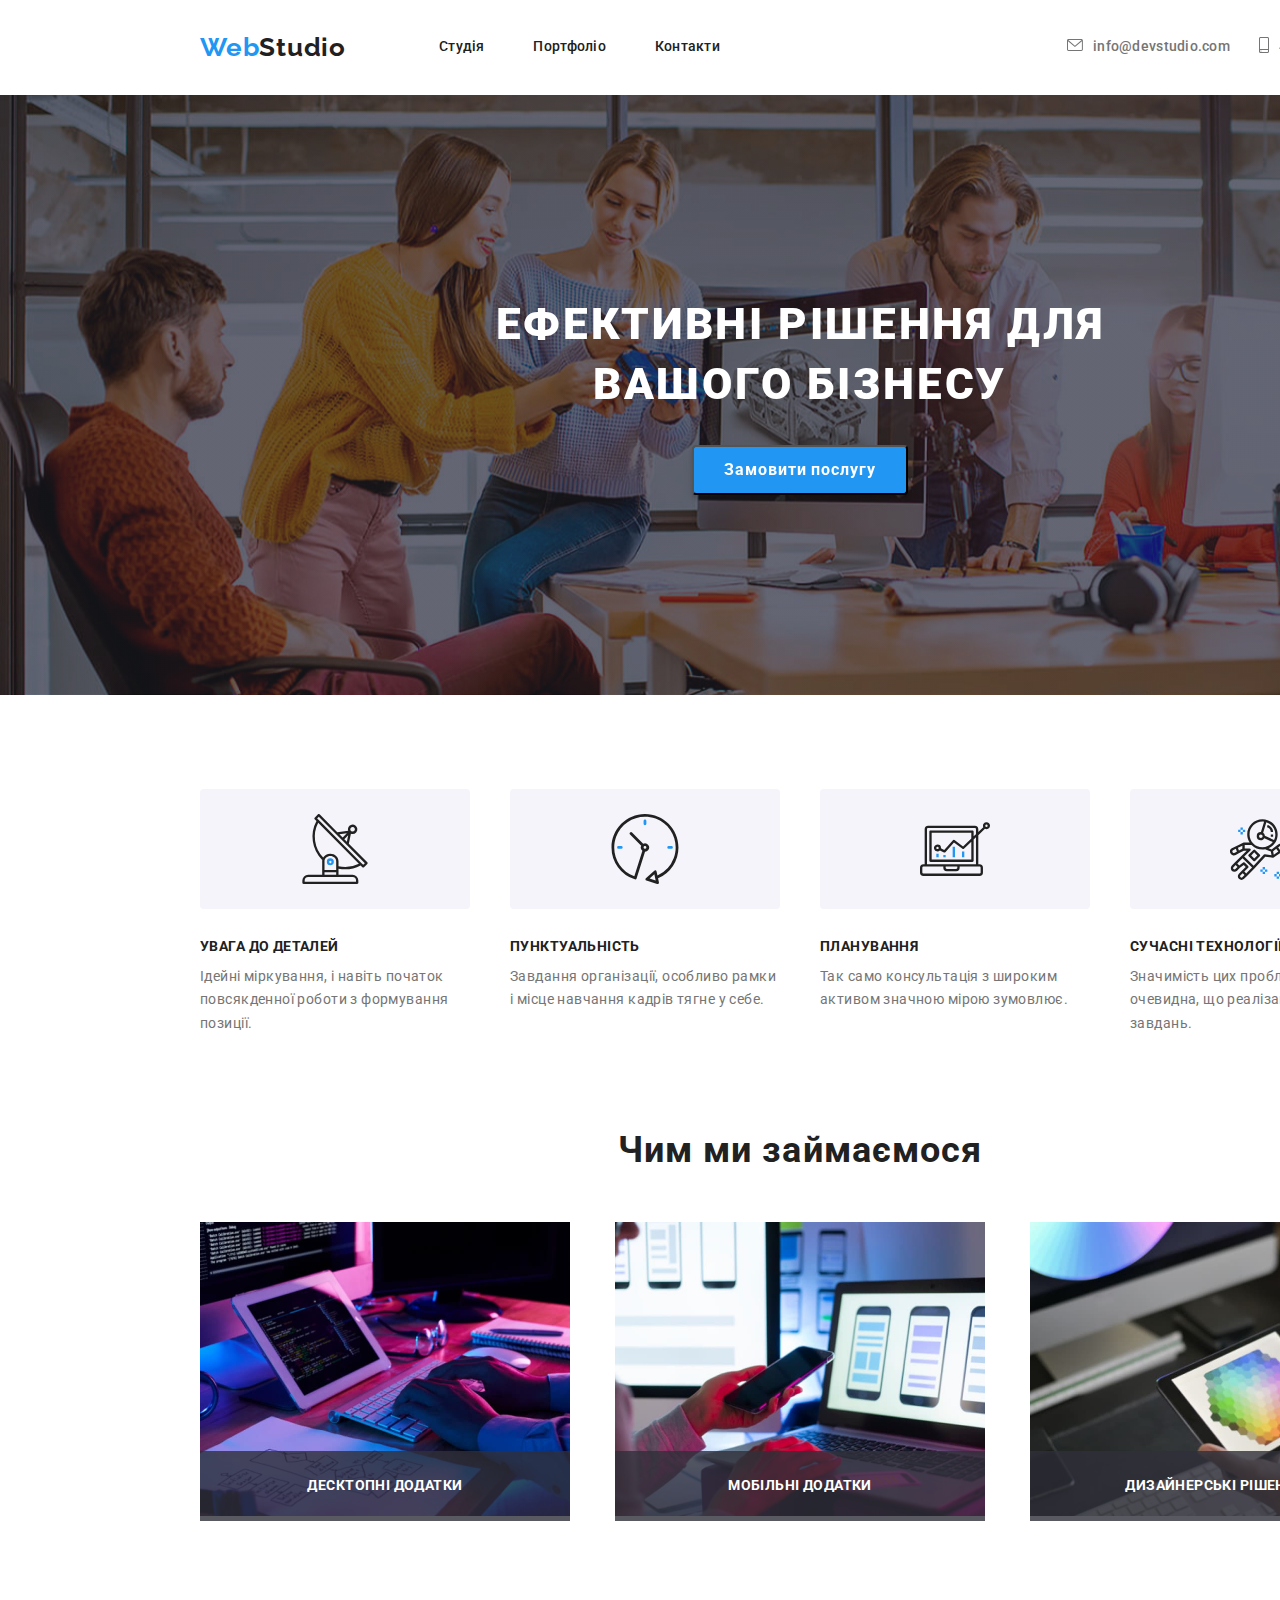
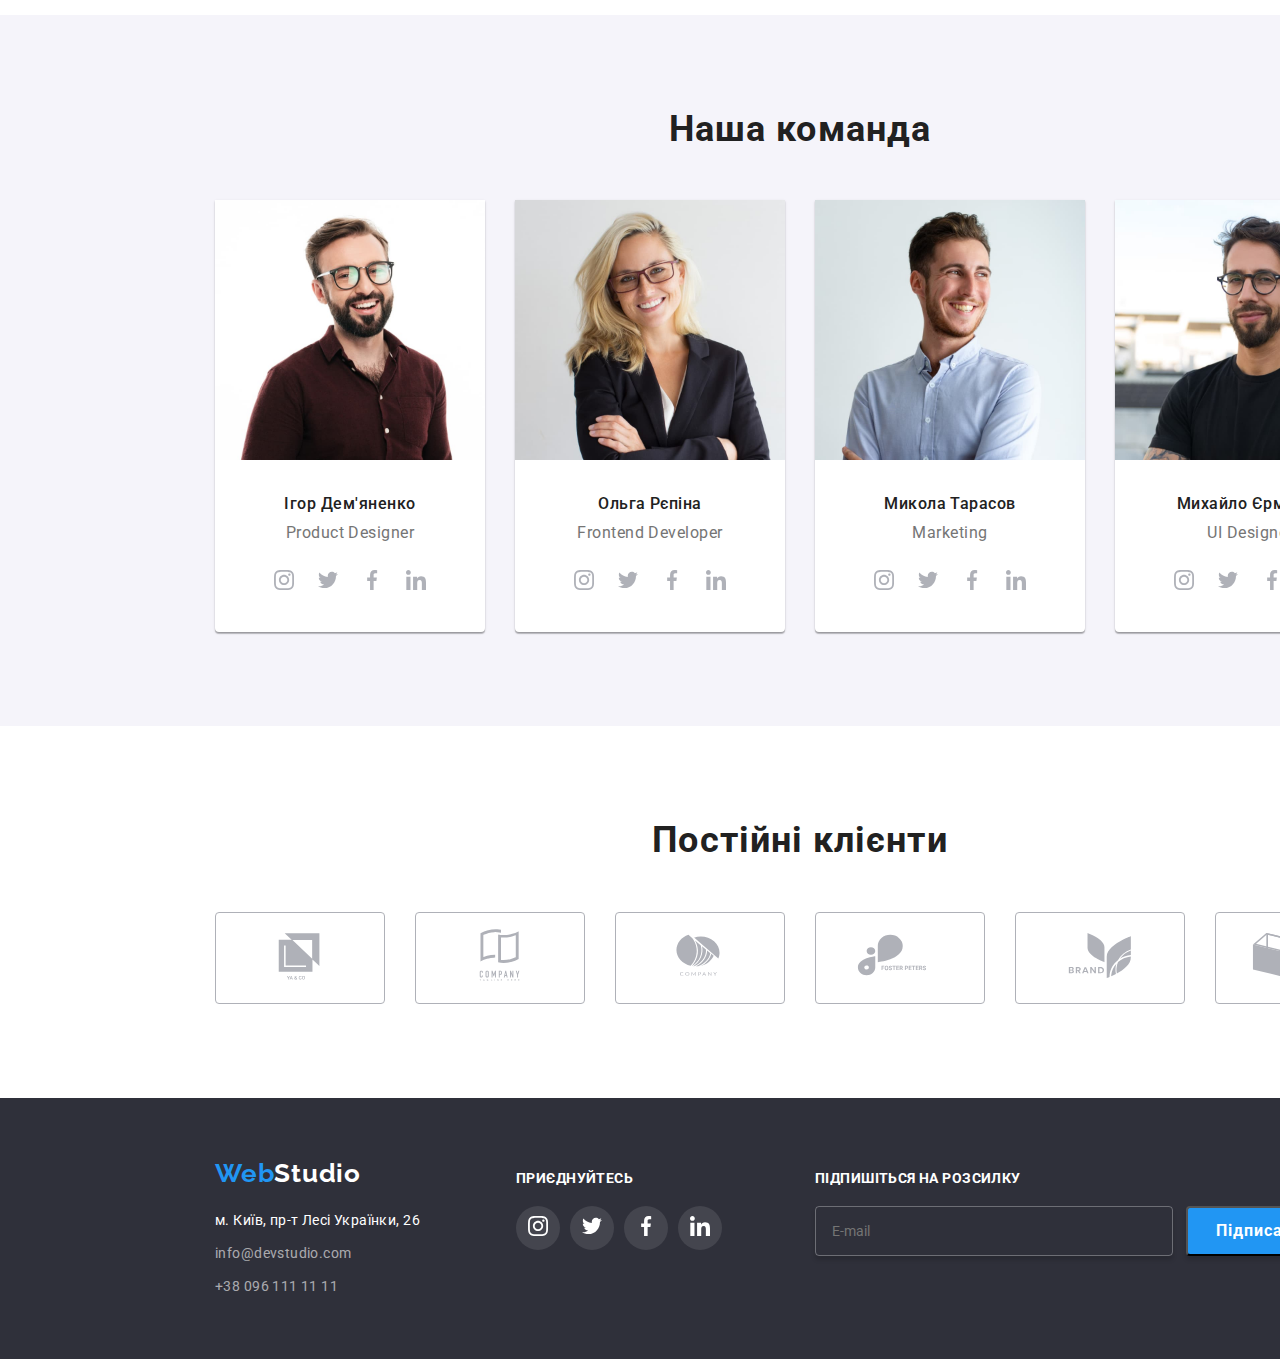
<file: index.html>
<!DOCTYPE html>
<html lang="en">
  <head>
    <meta charset="UTF-8" />
    <meta http-equiv="X-UA-Compatible" content="IE=edge" />
    <meta name="viewport" content="width=device-width, initial-scale=1.0" />
    <title>Web Studio</title>
      <link rel="stylesheet" href="https://cdnjs.cloudflare.com/ajax/libs/modern-normalize/1.1.0/modern-normalize.min.css"/>
    <link rel="stylesheet" href="./css/style.css" />
    <link href="https://fonts.googleapis.com/css2?family=Raleway:wght@700&family=Roboto:wght@400;500;700;900&display=swap" rel="stylesheet"/>
    <link rel="stylesheet" href="https://cdnjs.cloudflare.com/ajax/libs/animate.css/4.1.1/animate.min.css"/>
  <link rel="stylesheet" href="https://unpkg.com/aos@next/dist/aos.css"/>
  </head>

  <body>
    <div class="container">
      <header>
        <div class="header-wraper">
          <nav>
            <div class="header-left">
              <a  href="./index.html" class="logo-link">
                <span class="web">Web</span>Studio</a>
                <ul class="nav-list">
                <li>
                    <a class="nav-list-link" href="./index.html">Студія</a></li>
                <li>
                  <a class="nav-list-link" href="./pages/portfolio.html">Портфоліо</a>
                </li>
                <li>
                    <a class="nav-list-link" href="#">Контакти</a>
                </li>
              </ul>
            </div>
          </nav>

          <div class="header-right">
            <a class="contacts-link" href="mailto:info@devstudio.com">
              <svg class="contact" width="16" height="12">
                <use href="./images/icons/symbol-defs.svg#email">


                </use>
              </svg>info@devstudio.com</a>
            <a class="contacts-link" href="tel:+380961111111">
              <svg class="contact" width="10" height="16">
              <use href="./images/icons/symbol-defs.svg#smartphone">


              </use>
            </svg>+38 096 111 11 11</a>
          </div>
        </div>
      </header>

        <main>
        <section class="hero" data-aos="fade-down">
          <h1 class="hero-title animate__tada animate__animated">Ефективні рішення для <br> вашого бізнесу</h1>
          <button class="hero-btn" type="button" data-modal-open >Замовити послугу</button>
        </section>

        <section class="features">
        <ul class="features-list">
            <li class="features-list-item">
              <h3 class="features-subtitle">Увага до деталей</h3>
              <p class="features-paragr">Ідейні міркування, і навіть початок повсякденної роботи з формування позиції.</p>
            </li>

            <li class="features-list-item">
              <h3 class="features-subtitle">Пунктуальність</h3>
              <p class="features-paragr">Завдання організації, особливо рамки і місце навчання кадрів тягне у себе.</p>
            </li>

            <li class="features-list-item">
              <h3 class="features-subtitle">Планування</h3>
              <p class="features-paragr">Так само консультація з широким активом значною мірою зумовлює.</p>
            </li>

            <li class="features-list-item">
              <h3 class="features-subtitle">Сучасні технології</h3>
              <p class="features-paragr">Значимість цих проблем настільки очевидна, що реалізація планових завдань.</p>
            </li>
          </ul>
        </section>

        <section class="work">
          <h2 class="work-title">Чим ми займаємося</h2>
          <ul class="work-list">
            <li class="thumb">
              <img class="work-list-img" src="./images/image.jpg" width="370" alt="work"/>
            </li>
            <li class="thumb">
              <img class="work-list-img" src="./images/image(1).jpg" alt="work" width="370"/>
            </li>
            <li class="thumb">
              <img class="work-list-img" src="./images/image(2).jpg" alt="work" width="370"/>
            </li>
          </ul>
        </section>

        <section class="team">
          <h2 class="team-title">Наша команда</h2>
          <ul class="team-list">
            <li class="team-list-item">
              <div class="team-member">
                <div class="team-thumb">

                
                <img class="team-list-img" src="./images/image(3).jpg" alt="Ігор Дем'яненко"/>
                </div>
                <h3 class="team-list-title">Ігор Дем'яненко</h3>
                <p class="team-list-paragr">Product Designer</p>
                <ul class="contacts">
                  <li class="contacts-list-item"><a class="contacts-list-link" href="#"></a>
                  <svg class="social-media-icons" width="20" height="20">
                    <use href="./images/icons/symbol-defs.svg#instagram"></use>
                  </svg>
                  </li>
                    <li class="contacts-list-item"><a class="contacts-list-link" href="#"></a>
                    <svg class="social-media-icons" width="20" height="20">
                      <use href="./images/icons/symbol-defs.svg#twitter"></use>
                    </svg>
                    </li>
                      <li class="contacts-list-item"><a class="contacts-list-link" href="#"></a>
                      <svg class="social-media-icons" width="20" height="20">
                        <use href="./images/icons/symbol-defs.svg#facebook"></use>
                      </svg>
                      </li>
                        <li class="contacts-list-item"><a class="contacts-list-link" href="#"></a>
                        <svg class="social-media-icons" width="20" height="20">
                          <use href="./images/icons/symbol-defs.svg#linkedin"></use>
                        </svg>
                        </li>
                        </ul>
                        </div>

            <li class="team-list-item">
              <div class="team-member">
                <img class="team-list-img" src="./images/image(4).jpg" alt="Ольга Рєпіна"/>
                <h3 class="team-list-title">Ольга Рєпіна</h3>
                <p class="team-list-paragr">Frontend Developer</p>
                <ul class="contacts">
                  <li class="contacts-list-item"><a class="contacts-list-link" href="#"></a>
                  <svg class="social-media-icons" width="20" height="20">
                    <use href="./images/icons/symbol-defs.svg#instagram"></use>
                  </svg>
                  </li>
                    <li class="contacts-list-item"><a class="contacts-list-link" href="#"></a>
                    <svg class="social-media-icons" width="20" height="20">
                      <use href="./images/icons/symbol-defs.svg#twitter"></use>
                    </svg>
                  </li>
                      <li class="contacts-list-item"><a class="contacts-list-link" href="#"></a>
                      <svg class="social-media-icons" width="20" height="20">
                        <use href="./images/icons/symbol-defs.svg#facebook"></use>
                      </svg>
                      </li>
                        <li class="contacts-list-item"><a class="contacts-list-link" href="#"></a>
                        <svg class="social-media-icons" width="20" height="20">
                          <use href="./images/icons/symbol-defs.svg#linkedin"></use>
                        </svg>
                        </li>
                        </ul>
                        </div>

            <li class="team-list-item">
              <div class="team-member">
                <img class="team-list-img" src="./images/image(5).jpg" alt="Микола Тарасов"/>
                <h3 class="team-list-title">Микола Тарасов</h3>
                <p class="team-list-paragr">Marketing</p>
                <ul class="contacts">
                  <li class="contacts-list-item"><a class="contacts-list-link" href="#"></a>
                  <svg class="social-media-icons" width="20" height="20">
                    <use href="./images/icons/symbol-defs.svg#instagram"></use>
                  </svg>
                  </li>
                  
                    <li class="contacts-list-item"><a class="contacts-list-link" href="#"></a>
                    <svg class="social-media-icons" width="20" height="20">
                      <use href="./images/icons/symbol-defs.svg#twitter"></use>
                    </svg>
                    </li>
                
                    
                      <li class="contacts-list-item"><a class="contacts-list-link" href="#"></a>
                      <svg class="social-media-icons" width="20" height="20">
                        <use href="./images/icons/symbol-defs.svg#facebook"></use>
                      </svg>
                      </li>
                        <li class="contacts-list-item"><a class="contacts-list-link" href="#"></a>
                        <svg class="social-media-icons" width="20" height="20">
                          <use href="./images/icons/symbol-defs.svg#linkedin"></use>
                        </svg>
                        </li>
                        </ul>
                        </div>

            <li class="team-list-item">
              <div class="team-member">
                <img class="team-list-img" src="./images/image(6).jpg" alt="Михайло Єрмаков"/>
                <h3 class="team-list-title">Михайло Єрмаков</h3>
                <p class="team-list-paragr">UI Designer</p>
                <ul class="contacts">
                  <li class="contacts-list-item"><a class="contacts-list-link" href="#"></a>
                  <svg class="social-media-icons" width="20" height="20">
                    <use href="./images/icons/symbol-defs.svg#instagram"></use>
                  </svg>
                  </li>
                    <li class="contacts-list-item"><a class="contacts-list-link" href="#"></a>
                    <svg class="social-media-icons" width="20" height="20">
                      <use href="./images/icons/symbol-defs.svg#twitter"></use>
                    </svg>
                    </li>
                      <li class="contacts-list-item"><a class="contacts-list-link" href="#"></a>
                      <svg class="social-media-icons" width="20" height="20">
                        <use href="./images/icons/symbol-defs.svg#facebook"></use>
                      </svg>
                      </li>
                        <li class="contacts-list-item"><a class="contacts-list-link" href="#"></a>
                        <svg class="social-media-icons" width="20" height="20">
                          <use href="./images/icons/symbol-defs.svg#linkedin"></use>
                        </svg>
                        </li>
                        </ul>
                        </div>
                      </ul>
        </section>

        <section class="regular-customers">
        <h2 class="customers-title">Постійні клієнти</h2>
        <ul class="customers-list">
          <li class="customers-list-item"><a class="customers-list-link" href="#">
          <svg class="customers-icons" width="106" height="60">
            <use href="./images/icons/symbol-defs.svg#first-icon"></use>
          </svg></a>
          
          </li>
          <li class="customers-list-item"><a class="customers-list-link" href="#">
            <svg class="customers-icons" width="106" height="60">
              <use href="./images/icons/symbol-defs.svg#second-icon"></use>
            </svg>
          </a>
          
          </li>
          <li class="customers-list-item"><a class="customers-list-link" href="#">
          <svg class="customers-icons" width="106" height="60">
            <use href="./images/icons/symbol-defs.svg#third-icon"></use>
          </svg>
        </a>
          
            </li>
          <li class="customers-list-item"><a class="customers-list-link" href="#">
            <svg class="customers-icons" width="106" height="60">
              <use href="./images/icons/symbol-defs.svg#fourth-icon"></use>
            </svg>
          </a>
            
          </li>
          <li class="customers-list-item"><a class="customers-list-link" href="#">
            <svg class="customers-icons" width="106" height="60">
              <use href="./images/icons/symbol-defs.svg#fifth-icon"></use>
            </svg>
          </a>
            
            </li>
          <li class="customers-list-item"><a class="customers-list-link" href="#">
            <svg class="customers-icons" width="106" height="60">
              <use href="./images/icons/symbol-defs.svg#sixth-icon"></use>
            </svg>
          </a>
          </li>
        </ul>
        
        </section>
      </main>

      <footer class="footer">
        <div class="footer-container">
          <section class="first-footer">
            <a class="logo-link" href="./index.html">
              <span class="web">Web</span><span class="studio">Studio</span>
            </a>
            <address>
              <a href="#" class="address-link">м. Київ, пр-т Лесі Українки, 26</a>
              <a class="contact-link" href="mailto:info@devstudio.com">info@devstudio.com</a>
              <a class="contact-link" href="tel:+380961111111">+38 096 111 11 11</a>
            </address>
          </section>
  
          <section class="second-footer">
            <h2 class="join-text">приєднуйтесь</h2>
            <ul class="join-list">
              <li class="join-list-item">
                <a href="#" class="join-link">
                  <svg class="join-social-media">
                    <use href="./images/icons/symbol-defs.svg#instagram"></use>
                  </svg>
                </a>
              </li>
              <li class="join-list-item">
                <a href="#" class="join-link">
                  <svg class="join-social-media">
                    <use href="./images/icons/symbol-defs.svg#twitter"></use>
                  </svg>
                </a>
              </li>
              <li class="join-list-item">
                <a href="#" class="join-link">
                  <svg class="join-social-media">
                    <use href="./images/icons/symbol-defs.svg#facebook"></use>
                  </svg>
                </a>
              </li>
              <li class="join-list-item">
                <a href="#" class="join-link">
                  <svg class="join-social-media">
                    <use href="./images/icons/symbol-defs.svg#linkedin"></use>
                  </svg>
                </a>
              </li>
            </ul>
          </section>
  
          <section class="footer-third">
            <form class="footer-form">
              <label class="footer-form__label">Підпишіться на розсилку
                <input type="email" placeholder="E-mail" class="footer-form__input" required/>
              </label>
              
              <button type="submit" class="footer-form__btn">Підписатися
                <svg class="subscribe-join-svg">
                  <use href="./images/icons/symbol-defs.svg#icon-telegram"></use>
                </svg>
              </button>
            </form>
          </section>
        </div>
      </footer>

            <!-- Modal -->
            
            <div class="backdrop is-hidden" data-modal>
              <form class="modal">
                <button class="button-close" type="button" data-modal-close>
                  <svg class="svg-close-btn">
                    <use href="./images/icons/symbol-defs.svg#icon-close"></use>
                  </svg>
                </button>
                <h2 class="modal-title">Залиште свої дані, ми вам передзвонимо</h2>
                <ul class="modal-list">
                  <li class="modal-list-item">
                    <label class="modal-label"> Ім'я
                      <input type="text" class="modal-input" required>
                      <svg class="modal-svg">
                        <use href="./images/icons/symbol-defs.svg#icon-person" width="18" height="18"></use>
                      </svg>
                    </label>
                  </li>
                  <li class="modal-list-item">
                    <label class="modal-label"> Телефон
                      <input type="tel" class="modal-input" required>
                      <svg class="modal-svg">
                        <use href="./images/icons/symbol-defs.svg#icon-phone" width="18" height="18"></use>
                      </svg>
                    </label>
                  </li>
                  <li class="modal-list-item">
                    <label class="modal-label"> Пошта
                      <input type="email" class="modal-input">
                      <svg class="modal-svg">
                        <use href="./images/icons/symbol-defs.svg#icon-email" width="18" height="18"></use>
                      </svg>
                    </label>
                  </li>
                  <li class="modal-list-item">
                    <label class="modal-label"> Коментар
                      <textarea class="modal-textarea" cols="30" rows="10" placeholder="Введіть текст"></textarea>
                    </label>
                  </li>
                  

                </ul>
                <p class="modal-accept">
                  <input class="modal-checkdox" type="checkbox" required> Погоджуюся з розсилкою та приймаю <a class="modal-link" href="#"> Умови договору</a>
                </p>
                <button class="modal-btn" type="submit">Відправити</button>
                
                

                
              </form>
            </div>
            </div>
            <script src="./js/modal.js">
              </script>
            <script src="https://unpkg.com/aos@2.3.1/dist/aos.js">
              
            </script>
            <script>
              AOS.init();
            </script>
  </body>
</html>
</file>
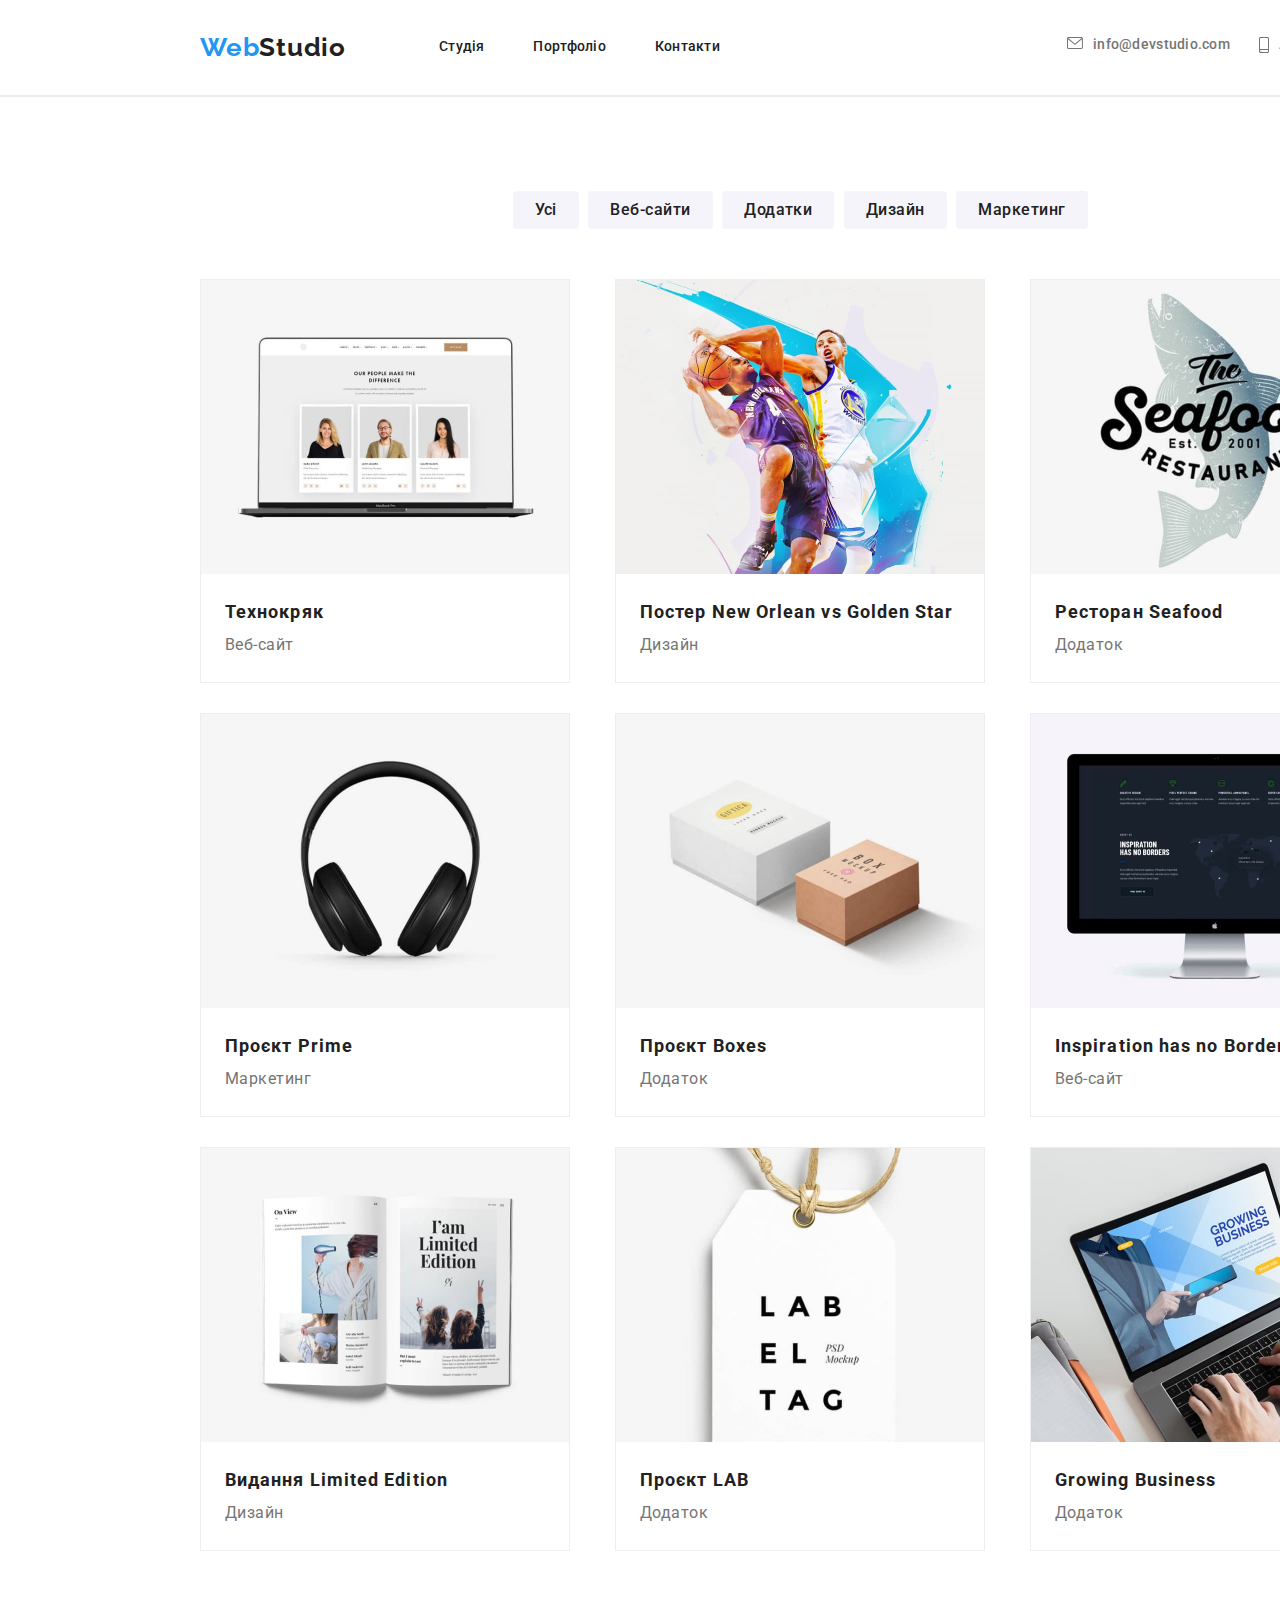
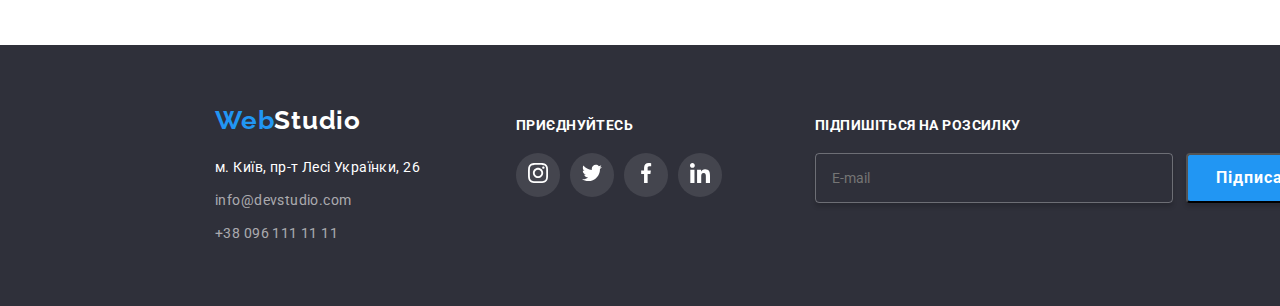
<file: pages/portfolio.html>
<!DOCTYPE html>
<html lang="en">
  <head>
    <meta charset="UTF-8" />
    <meta http-equiv="X-UA-Compatible" content="IE=edge" />
    <meta name="viewport" content="width=device-width, initial-scale=1.0" />
    <title>Portfolio</title>
    <link rel="stylesheet" href="https://cdnjs.cloudflare.com/ajax/libs/modern-normalize/1.1.0/modern-normalize.min.css"/>
    <link rel="stylesheet" href="../css/portfolio.css"/>
    <link href="https://fonts.googleapis.com/css2?family=Raleway:wght@700&family=Roboto:wght@400;500;700;900&display=swap" rel="stylesheet"/>
  </head>

  <body>
    <div class="container">
      <header>
        <div class="header-wraper">
          <nav>
            <div class="header-left">
              <a class="logo-link">
                <span class="web">Web</span>Studio</a>
                <ul class="nav-list">
                <li>
                  <a class="nav-list-link" href="../index.html">Студія</a>
                </li>
                <li>
                  <a class="nav-list-link" href="../pages/portfolio.html">Портфоліо</a>
                </li>
                <li><a class="nav-list-link" href="#">Контакти</a></li>
              </ul>
            </div>
          </nav>

          <div class="header-right">
            <a class="contacts-link" href="mailto:info@devstudio.com">
              <svg class="contact" width="16" height="12">
                <use href="../images/icons/symbol-defs.svg#email"></use>
              </svg>info@devstudio.com</a>
    
            <a class="contacts-link" href="tel:+380961111111">
              <svg class="contact" width="10" height="16">
              <use href="../images/icons/symbol-defs.svg#smartphone"></use>
            </svg>+38 096 111 11 11</a>
          </div>
        </div>
      </header>

      <main>
        <div class="content">
          <div class="filters">
            <button class="btn-filter">Усі</button>
            <button class="btn-filter">Веб-сайти</button>
            <button class="btn-filter">Додатки</button>
            <button class="btn-filter">Дизайн</button>
            <button class="btn-filter">Маркетинг</button>
          </div>

          <ul class="project-list">
            <li class="project-card">
              <div class="thumb">
                <div class="overlay">
                  <p class="overlay-text">Ресурс пропонує комплексні пропозиції з різним рівнем функціоналу та сервісів. Все це дозволить відвідувачу отримати вичерпні відомості про компанію чи приватну особу.</p>
                </div>
                
                <img src="../images/image(7).jpg" class="project-img" alt="Технокряк"/>
              </div>
                  <h2 class="project-title">Технокряк</h2>
                  <h3 class="project-text">Веб-сайт</h3>
            </li>

            <li class="project-card">
              <div class="thumb">
                <div class="overlay">
                  <p class="overlay-text">Ресурс пропонує комплексні пропозиції з різним рівнем функціоналу та сервісів. Все це дозволить відвідувачу отримати вичерпні відомості про компанію чи приватну особу.</p>
                </div>
                
                <img src="../images/image(8).jpg" class="project-img" alt="Постер New Orlean vs Golden Star"/>
              </div>
                  <h2 class="project-title">Постер New Orlean vs Golden Star</h2>
                  <h3 class="project-text">Дизайн</h3>
            </li>

              <li class="project-card">
                <div class="thumb">
                  <div class="overlay">
                    <p class="overlay-text">Ресурс пропонує комплексні пропозиції з різним рівнем функціоналу та сервісів. Все це дозволить відвідувачу отримати вичерпні відомості про компанію чи приватну особу.</p>
                  </div>
                  
                  <img src="../images/image(9).jpg" class="project-img" alt="Ресторан Seafood"/>
                </div>
                    <h2 class="project-title">Ресторан Seafood</h2>
                    <h3 class="project-text">Додаток</h3>
              </li>

                <li class="project-card">
                  <div class="thumb">
                    <div class="overlay">
                      <p class="overlay-text">Ресурс пропонує комплексні пропозиції з різним рівнем функціоналу та сервісів. Все це дозволить відвідувачу отримати вичерпні відомості про компанію чи приватну особу.</p>
                    </div>
                    
                    <img src="../images/image(10).jpg" class="project-img" alt="Проєкт Prime"/>
                  </div>
                      <h2 class="project-title">Проєкт Prime</h2>
                      <h3 class="project-text">Маркетинг</h3>
                </li>

                
                  <li class="project-card">
                    <div class="thumb">
                      <div class="overlay">
                        <p class="overlay-text">Ресурс пропонує комплексні пропозиції з різним рівнем функціоналу та сервісів. Все це дозволить відвідувачу отримати вичерпні відомості про компанію чи приватну особу.</p>
                      </div>
                      
                      <img src="../images/image(11).jpg" class="project-img" alt="Проєкт Boxes"/>
                    </div>
                        <h2 class="project-title">Проєкт Boxes</h2>
                        <h3 class="project-text">Додаток</h3>
                  </li>

                  
                    <li class="project-card">
                      <div class="thumb">
                        <div class="overlay">
                          <p class="overlay-text">Ресурс пропонує комплексні пропозиції з різним рівнем функціоналу та сервісів. Все це дозволить відвідувачу отримати вичерпні відомості про компанію чи приватну особу.</p>
                        </div>
                        
                        <img src="../images/image(12).jpg" class="project-img" alt="Inspiration has no Borders"/>
                      </div>
                          <h2 class="project-title">Inspiration has no Borders</h2>
                          <h3 class="project-text">Веб-сайт</h3>
                    </li>

                    
                      <li class="project-card">
                        <div class="thumb">
                          <div class="overlay">
                            <p class="overlay-text">Ресурс пропонує комплексні пропозиції з різним рівнем функціоналу та сервісів. Все це дозволить відвідувачу отримати вичерпні відомості про компанію чи приватну особу.</p>
                          </div>
                          
                          <img src="../images/image(13).jpg" class="project-img" alt="Ресторан Seafood"/>
                        </div>
                            <h2 class="project-title">Видання Limited Edition</h2>
                            <h3 class="project-text">Дизайн</h3>
                      </li>

            
              <li class="project-card">
                <div class="thumb">
                  <div class="overlay">
                    <p class="overlay-text">Ресурс пропонує комплексні пропозиції з різним рівнем функціоналу та сервісів. Все це дозволить відвідувачу отримати вичерпні відомості про компанію чи приватну особу.</p>
                  </div>
                  
                  <img src="../images/image(14).jpg" class="project-img" alt="Проєкт LAB"/>
                </div>
                    <h2 class="project-title">Проєкт LAB</h2>
                    <h3 class="project-text">Додаток</h3>
              </li>

              
                <li class="project-card">
                  <div class="thumb">
                    <div class="overlay">
                      <p class="overlay-text">Ресурс пропонує комплексні пропозиції з різним рівнем функціоналу та сервісів. Все це дозволить відвідувачу отримати вичерпні відомості про компанію чи приватну особу.</p>
                    </div>
                    
                    <img src="../images/image(15).jpg" class="project-img" alt="Growing Business"/>
                  </div>
                      <h2 class="project-title">Growing Business</h2>
                      <h3 class="project-text">Додаток</h3>
                </li>
                </ul>
      </main>

      <footer class="footer">
        <div class="footer-container">
          <section class="first-footer">
            <a class="logo-link" href="./index.html">
              <span class="web">Web</span><span class="studio">Studio</span>
            </a>
            <address>
              <a href="#" class="address-link">м. Київ, пр-т Лесі Українки, 26</a>
              <a class="contact-link" href="mailto:info@devstudio.com">info@devstudio.com</a>
              <a class="contact-link" href="tel:+380961111111">+38 096 111 11 11</a>
            </address>
          </section>
  
          <section class="second-footer">
            <h2 class="join-text">приєднуйтесь</h2>
            <ul class="join-list">
              <li class="join-list-item">
                <a href="#" class="join-link">
                  <svg class="join-social-media">
                    <use href="../images/icons/symbol-defs.svg#instagram"></use>
                  </svg>
                </a>
              </li>
              <li class="join-list-item">
                <a href="#" class="join-link">
                  <svg class="join-social-media">
                    <use href="../images/icons/symbol-defs.svg#twitter"></use>
                  </svg>
                </a>
              </li>
              <li class="join-list-item">
                <a href="#" class="join-link">
                  <svg class="join-social-media">
                    <use href="../images/icons/symbol-defs.svg#facebook"></use>
                  </svg>
                </a>
              </li>
              <li class="join-list-item">
                <a href="#" class="join-link">
                  <svg class="join-social-media">
                    <use href="../images/icons/symbol-defs.svg#linkedin"></use>
                  </svg>
                </a>
              </li>
            </ul>
          </section>
  
          <section class="footer-third">
            <form class="footer-form">
              <label class="footer-form__label">Підпишіться на розсилку
                <input type="email" placeholder="E-mail" class="footer-form__input" required/>
              </label>
              
              <button type="submit" class="footer-form__btn">Підписатися
                <svg class="subscribe-join-svg">
                  <use href="../images/icons/symbol-defs.svg#icon-telegram"></use>
                </svg>
              </button>
            </form>
          </section>
        </div>
      </footer>
    </div>
  </body>
</html>
</file>
<file: css/style.css>
body {
    font-family: "Roboto", sans-serif;
    font-style: normal;
  }
  
  ul,
  h1,
  h2,
  h3,
  p {
    padding: 0;
    margin: 0;
  }
  
  ul {
    list-style: none;
  }
  a {
    text-decoration: none;
  }
  
  .container {
    width: 1600px;
    margin: 0 auto;
  }

  .header-wraper {
    width: 1200px;
    display: flex;
    justify-content: space-between;
    align-items: center;
    margin: 0 auto;
    padding: 32px 0;
  }

  .header-left {
    display: flex;
    width: 520px;
    justify-content: space-between;
  }

  .header-right {
    display: flex;
    width: 333px;
    justify-content: space-between;
    align-items: center;
  }
  
  .logo-link {
    font-family: "Raleway";
    font-weight: 700;
    font-size: 26px;
    line-height: 1.19;
    color: #212121;
    letter-spacing: 0.03em;
    animation: change-color 2s linear infinite;
  }

  .studio {
    animation: ChangeColor 2s linear infinite;
  }

  @keyframes ChangeColor {
    0% {
      color: #2196f3;
    }

    100% {
      color: #212121;
    }
  }

  .web {
    color: #2196f3;
    animation: changecolor 2s linear infinite;
  }

  @keyframes change-color {
    0% {
      color: #2196f3;
    }

    100% {
      color: #212121;
    }

  }

  @keyframes changecolor {
    0% {
      color: #212121;
    }

    100% {
      color: #2196f3;
    }
  }



  .nav-list {
    width: 281px;
    display: flex;
    justify-content: space-between;
    align-items: center;
    font-weight: 500;
    font-size: 14px;
    line-height: 1.14;
    letter-spacing: 0.02em;
  }
  .nav-list-link {
    color: #212121;
    position: relative;
  }
  .nav-list-link::after {
      content: "";
      position: absolute;
    top: 52.5px;
    left: 0;
    width: 0;
    height: 4px;
    background-color: #2196f3;
    border-radius: 2px; 
  }
  .nav-list-link:hover::after {
    width: 100%;
    transition: width 300ms cubic-bezier(0.4, 0, 0.2, 1);
  }
  .nav-list-link:hover,
  .nav-list-link:focus {
    color: #2196f3;
  }

  .contacts-link {
    font-weight: 500;
    font-size: 14px;
    line-height: 1.14;
    letter-spacing: 0.02em;
    color: #757575;
  }
  .contacts-link:hover,
  .contacts-link:focus {
    color: #2196f3;
    transition: color 250ms cubic-bezier(0.4, 0, 0.2, 1);
  }
  
  .contact {
    fill:#757575;
    margin-right: 10px;

  }

  .contacts-link:hover .contact {
    fill: #2196F3;
    transition: fill 250ms cubic-bezier(0.4, 0, 0.2, 1);
  }
  .hero {
    background-image: linear-gradient(to top, rgba(47, 48, 58, 0.4), rgba(47, 48, 58, 0.4)), url("../images/img.hero.svg");
    background-size: cover;
    padding: 200px 0;
    background-position: center;
    background-repeat: no-repeat;
  }
  
  .hero-title {
    font-weight: 900;
    font-size: 44px;
    line-height: 1.36;
    text-align: center;
    letter-spacing: 0.06em;
    text-transform: uppercase;
    color: #ffffff;
    margin-bottom: 30px;
  }
  
  .hero-btn {
    display: block;
    margin: 0 auto;
    width: 216px;
    height: 50px;
    background: #2196f3;
    box-shadow: 0px 4px 4px rgba(0, 0, 0, 0.15);
    border-radius: 4px;
    font-family: "Roboto", sans-serif;
    font-style: normal;
    font-weight: 700;
    font-size: 16px;
    line-height: 1.88;
    text-align: center;
    letter-spacing: 0.06em;
    color: #ffffff;
    transition: transform 500ms ease;
  }

  .hero-btn:hover {
    transform: scale(1.1);
  }
  
  .features {
    padding: 94px 0;
  }

  .features-list {
    display: flex;
    justify-content: space-between;
    width: 1200px;
    margin: 0 auto;
  }

  .features-list-item {
    width: 270px;
    transition: transform 500ms ease;
  }

  .features-list-item::before {
    content: "";
    display: block;
    background-color: #F5F4FA;
    border-radius: 4px;
    height: 120px;
    margin: 0 0 30px 0;
    background-position: center center;
    background-repeat: no-repeat;
    background-size: 70px 70;
  }

  .features-list-item:nth-child(1)::before {
    background-image: url("../images/icons/antenna.svg");
  }

  .features-list-item:nth-child(2)::before {
    background-image: url("../images/icons/clock.svg");
  }

  .features-list-item:nth-child(3)::before{
    background-image: url("../images/icons/diagram.svg");
  }

  .features-list-item:nth-child(4)::before{
    background-image: url("../images/icons/astronaut.svg");
  }

  .features-list-item:hover {
    transform: scale(1.1);
  }
  .features-subtitle {
    font-weight: 700;
    font-size: 14px;
    line-height: 1.14;
    letter-spacing: 0.03em;
    text-transform: uppercase;
    color: #212121;
    margin-bottom: 10px;
  }

  .features-paragr {
    font-weight: 400;
    font-size: 14px;
    line-height: 1.71;
    letter-spacing: 0.03em;
    color: #757575;
  }
  
  .work {
    padding-bottom: 94px;
  }

  .work-title {
    font-weight: 700;
    font-size: 36px;
    line-height: 1.16;
    text-align: center;
    letter-spacing: 0.03em;
    color: #212121;
  }

  .work-list {
    display: flex;
    justify-content: space-between;
    width: 1200px;
    margin: 50px auto 0;
    transition: transform 500ms ease;
  }

  .work-list-img {
    width: 370px;
    height: 294px;
  }

  .work-list {
    display: flex;
    justify-content: space-between;
    margin-top: 50px;
    position: relative;
    
  }
  
  .thumb:nth-child(n)::after {
    content: "";
    color: #fff;
    text-align: center;
    font-family: Roboto, sans-serif;
    font-size: 14px;
    font-style: normal;
    font-weight: 700;
    letter-spacing: 0.42px;
    text-transform: uppercase;
  
    width: 370px;
    height: 70px;
    background: rgba(47, 48, 58, 0.8);
  
    position: absolute;
    bottom: 0;
  
    display: flex;
    justify-content: center;
    align-items: center;
  }
  .thumb:nth-child(1)::after {
    content: "Десктопні додатки";
  }
  .thumb:nth-child(2)::after {
    content: "Мобільні додатки";
  }
  .thumb:nth-child(3)::after {
    content: "Дизайнерські рішення";
  }
  
  .thumb {
    transition: transform 500ms ease;
  }
  .thumb:hover {
    transform: scale(1.1);
  }

  .work-list-img {
    width: 100%;
    object-fit: cover;
    object-position: center;
  }
  
  .team {
    background: #f5f4fa;
    padding: 94px 215px;
  }

  .team-title {
    font-weight: 700;
    font-size: 36px;
    line-height: 1.16;
    text-align: center;
    letter-spacing: 0.03em;
    color: #212121;
    margin-bottom: 50px;
  }

  .team-list {
    display: flex;
    justify-content: space-between;
  }

  .team-member {
    background: #ffffff;
    box-shadow: 0px 1px 3px rgba(0, 0, 0, 0.12), 0px 1px 1px rgba(0, 0, 0, 0.14),
      0px 2px 1px rgba(0, 0, 0, 0.2);
    border-radius: 0px 0px 4px 4px;
    padding-bottom: 30px;
  }


  .team-list-item {
    transition: transform 500ms ease;
  }
  .team-list-item:hover {
    transform: scale(1.1)
  }

  .team-list-img {
    width: 270px;
    height: 260px;
    margin-bottom: 30px;
  }

  .team-list-title {
    font-weight: 500;
    font-size: 16px;
    line-height: 1.18;
    text-align: center;
    letter-spacing: 0.03em;
    color: #212121;
    margin-bottom: 10px;
  }

  .team-list-paragr {
    font-weight: 400;
    font-size: 16px;
    line-height: 1.18;
    text-align: center;
    letter-spacing: 0.03em;
    color: #757575;
    margin-bottom: 16px;
  }

  .contacts {
    width: 206px;
    display: flex;
    justify-content: center;
    align-items: center;
    margin: 0 auto;
  }

  .contacts-list-item {
    width: 44px;
    height: 44px;
    display: flex;
    justify-content: center;
    align-items: center;
    transition: transform 500ms ease;
  }

  .social-media-icons {
    fill: #afb1b8;
    width: 20px;
    height: 20px;
  }

  .contacts-list-item:hover {
    background-color: #2196f3;
    border-radius: 50%;
    transform: scale(1.1);
  }
  .contacts-list-item:hover .social-media-icons {
    fill: #ffffff;
  }

  .regular-customers {
    padding: 94px 0;
  }

  .customers-title {
    font-weight: 700;
    font-size: 36px;
    line-height: 1.16;
    text-align: center;
    letter-spacing: 0.03em;
    color: #212121;
    margin-bottom: 50px;
  }

  .customers-list {
    display: flex;
    justify-content: space-between;
    width: 1170px;
    margin: 0 auto;
  }

  .customers-list-item {
    width: 170px;
    height: 92px;
    border: 1px solid #AFB1B8;
    border-radius: 4px;
    display: flex;
    align-items: center;
    justify-content: center;
    transition: transform 500ms ease;
  }

  .customers-list-item:hover {
    border: 1px solid #2196F3;
    transform: scale(1.1);
  }

  .customers-icons {
    fill: #AFB1B8;
  }

  .customers-list-item:hover .customers-icons {
    fill: #2196F3;
  }
  .footer {
    background-color: #2f303a;
    padding: 60px 0;
    padding-left: 215px;
  }
  
  .footer-container {
    display: flex;
  }
  .first-footer {
    width: 231px;
    margin-right: 70px;
  }
  
  .footer .logo-link {
    display: block;
    margin-bottom: 20px;
  }
  .studio {
    color: #ffffff;
  }
  address {
    font-style: normal;
  }
  .address-link {
    display: block;
    font-weight: 400;
    font-size: 14px;
    line-height: 1.71;
    letter-spacing: 0.03em;
    color: #ffffff;
    margin-bottom: 9px;
  }
  .contact-link {
    display: block;
    font-weight: 400;
    font-size: 14px;
    line-height: 1.71;
    letter-spacing: 0.03em;
    color: rgba(255, 255, 255, 0.6);
  }
  .contact-link:not(:last-child) {
    margin-bottom: 9px;
  }
  
  .second-footer {
    padding-top: 12px;
    width: 206px;
    margin-right: 93px;
  }
  
  .join-text {
    color: #fff;
    font-size: 14px;
    font-weight: 700;
    letter-spacing: 0.42px;
    text-transform: uppercase;
    margin-bottom: 20px;
  }
  
  .join-list {
    display: flex;
    justify-content: space-between;
    width: 206px;
  }
  
  .join-list-item {
    width: 44px;
    height: 44px;
    display: flex;
    justify-content: center;
    align-items: center;
    background-color: rgba(255, 255, 255, 0.1);
    border-radius: 50%;
    transition: transform 500ms ease;
  }
  
  .join-list-item:hover {
    background-color: #2196f3;
    transform: scale(1.1);
  }
  
  .join-social-media {
    width: 20px;
    height: 20px;
    fill: #ffffff;
  }
  
  .footer-third {
    padding-top: 12px;
    width: 570px;
  }
  
  .footer-form__label {
    color: #fff;
    font-size: 14px;
    font-weight: 700;
    letter-spacing: 0.42px;
    text-transform: uppercase;
    margin-right: 12px;
  }
  
  .footer-form {
    display: flex;
    align-items: flex-end;
  }
  
  .footer-form__input {
    width: 358px;
    height: 50px;
    border-radius: 4px;
    border: 1px solid rgba(255, 255, 255, 0.3);
    background: rgba(33, 150, 243, 0);
    box-shadow: 0px 4px 4px 0px rgba(0, 0, 0, 0.15);
    padding-left: 16px;
    margin-top: 20px;
  }
  
  .footer-form-input:hover {
    border: 1px solid #2196f3;
  }
  
  .footer-form__btn {
    width: 200px;
    height: 50px;
    border-radius: 4px;
    background: #2196f3;
    box-shadow: 0px 4px 4px 0px rgba(0, 0, 0, 0.15);
    color: #fff;
    text-align: center;
    font-size: 16px;
    font-family: "Roboto", sans-serif;
    font-weight: 700;
    line-height: 30px;
    letter-spacing: 0.96px;
    display: flex;
    align-items: center;
    justify-content: center;
    padding: 10px 28px;
  }
  .subscribe-join-svg {
    fill: #ffffff;
    width: 24px;
    height: 24px;
    margin-left: 10px;
  }

  /* --------------------------- Modal ---------------------------*/
.backdrop {
  display: flex;
  justify-content: center;
  align-items: center;
  position: fixed;
  top: 0;
  left: 0;
  width: 100%;
  height: 100%;
  background-color: rgba(0, 0, 0, 0.2);
}
.is-hidden {
  opacity: 0;
  pointer-events: none;
}
.modal {
  width: 528px;
  border-radius: 4px;
  background: #fff;
  box-shadow: 0px 2px 1px 0px rgba(0, 0, 0, 0.2),
    0px 1px 1px 0px rgba(0, 0, 0, 0.14), 0px 1px 3px 0px rgba(0, 0, 0, 0.12);
  padding: 40px;
  position: absolute;
  z-index: 12;
}
.svg-close-btn{
  width: 18px;
  height: 18px;
  color: #000000;
}

.button-close:hover .svg-close-btn{
  fill: #2196F3;
  cursor:pointer;
}

.button-close{
  display: flex;
  align-items: center;
  justify-content: center;
  stroke-width: 1px;
  border-color: rgba(0, 0, 0, 0.10);
  background-color: #FFF;
  position: absolute;
  right: 8px;
  top: 8px;
  border-radius: 50%;
  width: 30px;
  height: 30px;
}

.modal-title {
  color: #212121;
  text-align: center;
  font-size: 20px;
  font-weight: 700;
  line-height: normal;
  letter-spacing: 0.6px;
  margin-bottom: 12px;
}

.modal-list {
  display: flex;
  flex-direction: column;
  gap: 10px;
  margin-bottom: 20px;
}

.modal-label {
  color: #757575;
  font-size: 12px;
  font-weight: 400;
  line-height: normal;
  letter-spacing: 0.12px;
  position: relative;
}
.modal-input {
  width: 448px;
  height: 40px;
  border-radius: 4px;
  border: 1px solid rgba(33, 33, 33, 0.2);
  margin-top: 4px;
  padding: 12px 20px 12px 42px;
  outline: none;
  cursor: pointer;
}
.modal-input:hover{
  border: 1px solid #2196f3; 
}
.modal-input:focus{
  border: 1px solid #2196f3; 
}

.modal-input:hover + .modal-svg {
  fill: #2196f3;
}
.modal-input:focus + .modal-svg {
  fill: #2196f3;
}

.modal-svg {
  position: absolute;
  top: 31px;
  left: 12px;
}

.modal-textarea {
  width: 448px;
  height: 120px;
  border-radius: 4px;
  border: 1px solid rgba(33, 33, 33, 0.2);
  margin-top: 4px;
  resize: none;
  padding: 12px 16px;
  outline: none;
  cursor: pointer;
}
.modal-textarea:hover, .modal-textarea:focus {
  border: 1px solid #2196f3;
}

.modal-accept {
  color: #757575;
  font-size: 14px;
  font-weight: 400;
  line-height: 171%;
  letter-spacing: 0.42px;
  text-align: center;
  margin-bottom: 40px;
}
.modal-checkbox {
  cursor: pointer;
  width: 16px;
  height: 15px;
}

.modal-link {
  color: #2196f3;
  font-size: 14px;
  font-weight: 400;
  line-height: 24px;
  letter-spacing: 0.42px;
  text-decoration-line: underline;
}

.modal-btn {
  width: 200px;
  height: 50px;
  display: flex;
  justify-content: center;
  align-items: center;
  flex-shrink: 0;
  border-radius: 4px;
  background: #188ce8;
  box-shadow: 0px 4px 4px 0px rgba(0, 0, 0, 0.15);
  color: #fff;
  text-align: center;
  font-family: "Roboto", sans-serif;
  font-size: 16px;
  font-style: normal;
  font-weight: 700;
  line-height: 187%;
  letter-spacing: 0.96px;
  border: none;
  margin: 0 auto;
  cursor: pointer;
}
</file>
<file: css/portfolio.css>
body {
    font-family: "Roboto", sans-serif;
    font-style: normal;
  }
  ul,
  h2,
  h3,
  p {
    padding: 0;
    margin: 0;
  }
  ul {
    list-style-type: none;
  }
  a {
    text-decoration: none;
  }
  img,
  button {
    display: block;
  }
  
  .container {
    width: 1600px;
    margin: 0 auto;
  }

  header {
    border-bottom: 2px solid #ececec;
  }
  .header-wraper {
    width: 1200px;
    display: flex;
    justify-content: space-between;
    align-items: center;
    margin: 0 auto;
    padding: 32px 0;
  }

  .header-left {
    display: flex;
    width: 520px;
    justify-content: space-between;
  }

  .header-right {
    display: flex;
    width: 333px;
    justify-content: space-between;
  }
  
  .logo-link {
    font-family: "Raleway";
    font-weight: 700;
    font-size: 26px;
    line-height: 1.19;
    color: #212121;
    letter-spacing: 0.03em;
    animation: change-color 2s linear infinite;
  }

  .studio {
    animation: ChangeColor 2s linear infinite;
  }

  @keyframes ChangeColor {
    0% {
      color: #2196f3;
    }

    100% {
      color: #212121;
    }
  }

  .web {
    color: #2196f3;
    animation: changecolor 2s linear infinite;
  }

  @keyframes change-color {
    0% {
      color: #2196f3;
    }

    100% {
      color: #212121;
    }

  }

  @keyframes changecolor {
    0% {
      color: #212121;
    }

    100% {
      color: #2196f3;
    }
  }
  

  .web {
    color: #2196f3;
  }

  .nav-list {
    width: 281px;
    display: flex;
    justify-content: space-between;
    align-items: center;
    font-weight: 500;
    font-size: 14px;
    line-height: 1.14;
    letter-spacing: 0.02em;
  }
  .nav-list-link {
    color: #212121;
    position: relative;
  }
  .nav-list-link::after {
      content: "";
      position: absolute;
    top: 52.5px;
    left: 0;
    width: 0;
    height: 4px;
    background-color: #2196f3;
    border-radius: 2px; 
  }
  .nav-list-link:hover::after {
    width: 100%;
    transition: width 300ms cubic-bezier(0.4, 0, 0.2, 1);
  }
  .nav-list-link:hover,
  .nav-list-link:focus {
    color: #2196f3;
    transition: color 300ms cubic-bezier(0.4, 0, 0.2, 1);
  }

  .contacts-link {
    font-weight: 500;
    font-size: 14px;
    line-height: 1.14;
    letter-spacing: 0.02em;
    color: #757575;
  }

  .contacts-link:hover,
  .contacts-link:focus {
    color: #2196f3;
    transition: color 250ms cubic-bezier(0.4, 0, 0.2, 1);
  }
  
  .contact {
    fill:#757575;
    margin-right: 10px;

  }

  .contacts-link:hover .contact {
    fill: #2196F3;
    transition: fill 250ms cubic-bezier(0.4, 0, 0.2, 1);
  }
  
  .content {
    width: 1200px;
    margin: 94px auto;
  }
  
  .filters {
    display: flex;
    justify-content: space-between;
    width: 575px;
    height: 54px;
    margin: 0 auto 34px;
  }

  .btn-filter {
    height: 38px;
    background: #f5f4fa;
    border-radius: 4px;
    font-family: "Roboto", sans-serif;
    font-style: normal;
    font-weight: 500;
    font-size: 16px;
    line-height: 1.62;
    text-align: center;
    letter-spacing: 0.03em;
    color: #212121;
    padding: 6px 22px;
    border: none;
    transition: transform 500ms ease;
  }

  .btn-filter:hover,
  .btn-filter:focus {
    background-color: #2196f3;
    color: #ffffff;
    box-shadow: 0px 3px 1px rgba(0, 0, 0, 0.1), 0px 1px 2px rgba(0, 0, 0, 0.08),
      0px 2px 2px rgba(0, 0, 0, 0.12);
      transform: scale(1.1);
  }
  
  .project-list {
    display: flex;
    flex-wrap: wrap;
    justify-content: space-between;
  }


  .project-card {
    width: 370px;
    height: 404px;
    background: #ffffff;
    border: 1px solid #eeeeee;
    overflow: hidden;
    padding-bottom: 20px;
  }

  .project-card:nth-child(-n+6) {
    margin-bottom: 30px;
  }

  .thumb {
    width: 370px;
    height: 294px;
    margin-bottom: 20px;
    position: relative;
  }

  .project-img {
    width: 100%;
    height: 100%;
    object-fit: cover;
    object-position: center;
  }

  .overlay {
    position: absolute;
    top: 0;
    left: 0;
    width: 100%;
    height: 100%;
    background-color: rgba(33, 150, 243, 0.9);
    padding: 63px 24px;
    transform: translatey(-100%);
    transition: transform 1s ease;
    
  }
  
  .project-card:hover .overlay {
    transform: translatey(0);
  }
  .overlay-text {
    color: #fff;
    font-size: 18px;
    font-weight: 400;
    line-height: 1.55;
    letter-spacing: 0.54px;
  }



  .project-title {
    font-weight: 700;
    font-size: 18px;
    line-height: 2;
    letter-spacing: 0.06em;
    color: #212121;
    padding-left: 24px;
  }

  .project-text {
    font-weight: 400;
    font-size: 16px;
    line-height: 1.87;
    letter-spacing: 0.03em;
    color: #757575;
    padding-left: 24px;
  }
  
  .footer {
    background-color: #2f303a;
    padding: 60px 0;
    padding-left: 215px;
  }
  
  .footer-container {
    display: flex;
  }
  .first-footer {
    width: 231px;
    margin-right: 70px;
  }
  
  .footer .logo-link {
    display: block;
    margin-bottom: 20px;
  }
  .studio {
    color: #ffffff;
  }
  address {
    font-style: normal;
  }
  .address-link {
    display: block;
    font-weight: 400;
    font-size: 14px;
    line-height: 1.71;
    letter-spacing: 0.03em;
    color: #ffffff;
    margin-bottom: 9px;
  }
  .contact-link {
    display: block;
    font-weight: 400;
    font-size: 14px;
    line-height: 1.71;
    letter-spacing: 0.03em;
    color: rgba(255, 255, 255, 0.6);
  }
  .contact-link:not(:last-child) {
    margin-bottom: 9px;
  }
  
  .second-footer {
    padding-top: 12px;
    width: 206px;
    margin-right: 93px;
  }
  
  .join-text {
    color: #fff;
    font-size: 14px;
    font-weight: 700;
    letter-spacing: 0.42px;
    text-transform: uppercase;
    margin-bottom: 20px;
  }
  
  .join-list {
    display: flex;
    justify-content: space-between;
    width: 206px;
  }
  
  .join-list-item {
    width: 44px;
    height: 44px;
    display: flex;
    justify-content: center;
    align-items: center;
    background-color: rgba(255, 255, 255, 0.1);
    border-radius: 50%;
    transition: transform 500ms ease;
  }
  
  .join-list-item:hover {
    background-color: #2196f3;
  }
  
  .join-social-media {
    width: 20px;
    height: 20px;
    fill: #ffffff;
  }

  .join-list-item:hover {
    transform: scale(1.1);
  }
  
  .footer-third {
    padding-top: 12px;
    width: 570px;
  }
  
  .footer-form__label {
    color: #fff;
    font-size: 14px;
    font-weight: 700;
    letter-spacing: 0.42px;
    text-transform: uppercase;
    margin-right: 12px;
  }
  
  .footer-form {
    display: flex;
    align-items: flex-end;
  }
  
  .footer-form__input {
    width: 358px;
    height: 50px;
    border-radius: 4px;
    border: 1px solid rgba(255, 255, 255, 0.3);
    background: rgba(33, 150, 243, 0);
    box-shadow: 0px 4px 4px 0px rgba(0, 0, 0, 0.15);
    padding-left: 16px;
    margin-top: 20px;
  }
  
  .footer-form-input:hover {
    border: 1px solid #2196f3;
  }
  
  .footer-form__btn {
    width: 200px;
    height: 50px;
    border-radius: 4px;
    background: #2196f3;
    box-shadow: 0px 4px 4px 0px rgba(0, 0, 0, 0.15);
    color: #fff;
    text-align: center;
    font-size: 16px;
    font-family: "Roboto", sans-serif;
    font-weight: 700;
    line-height: 30px;
    letter-spacing: 0.96px;
    display: flex;
    align-items: center;
    justify-content: center;
    padding: 10px 28px;
  }
  .subscribe-join-svg {
    fill: #ffffff;
    width: 24px;
    height: 24px;
    margin-left: 10px;
  }
</file>
